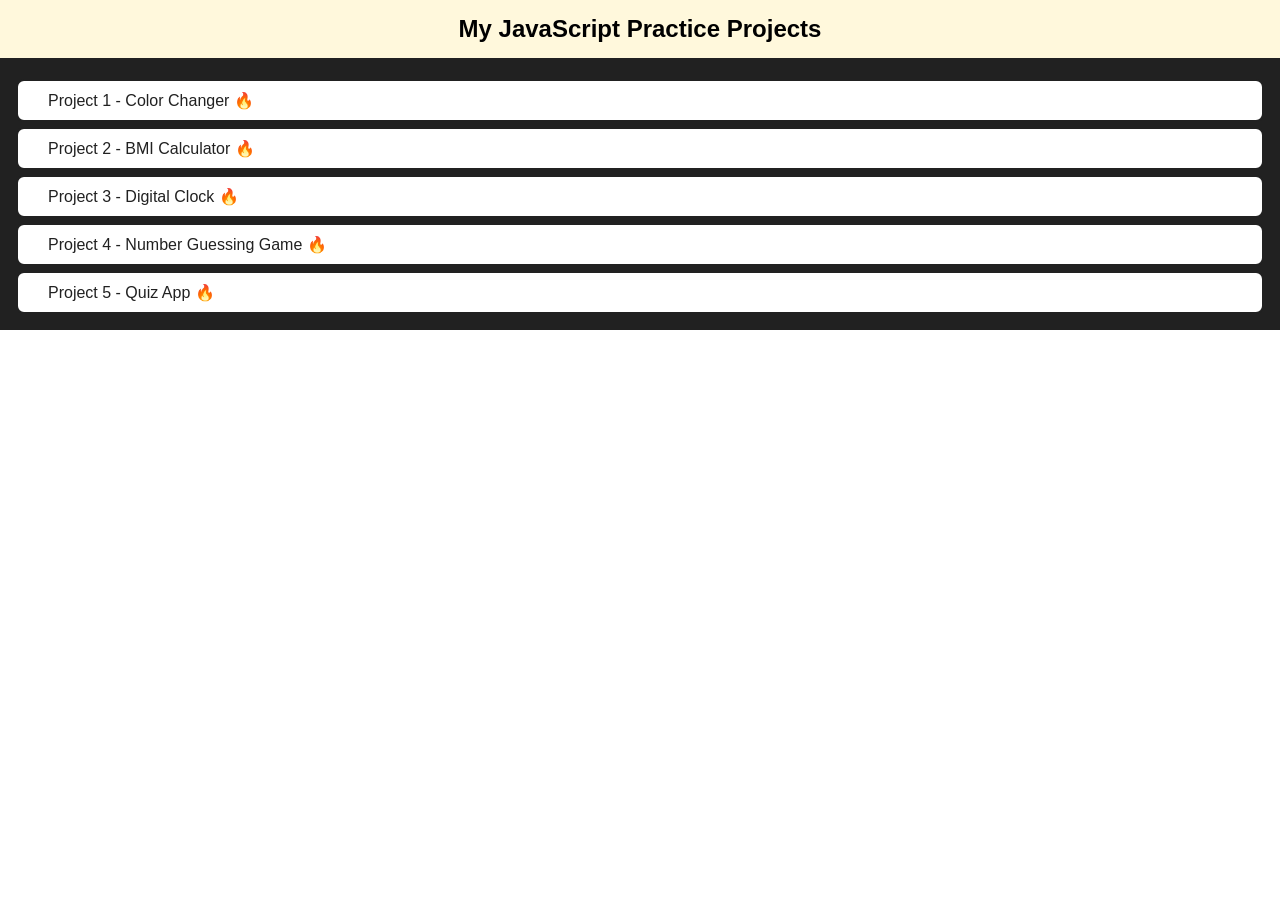
<file: index.html>
<!DOCTYPE html>
<html lang="en">

<head>
    <meta charset="UTF-8">
    <meta name="viewport" content="width=device-width, initial-scale=1.0">
    <title>JavaScript mini projects</title>
    <link rel="stylesheet" href="./style.css">
</head>

<body>
    <h1>My JavaScript Practice Projects</h1>

    <main>
        <div class="projects">
            <a class="project-link" href="./colorChanger/index.html">Project 1 - Color Changer 🔥</a>
            <a class="project-link" href="./BMICalculator/index.html">Project 2 - BMI Calculator 🔥</a>
            <a class="project-link" href="./digitalClock/index.html">Project 3 - Digital Clock 🔥</a>
            <a class="project-link" href="./numberGuessingGame/index.html">Project 4 - Number Guessing Game 🔥</a>
            <a class="project-link" href="./Quiz_App/index.html">Project 5 - Quiz App 🔥</a>

        </div>
    </main>
</body>

</html>
</file>
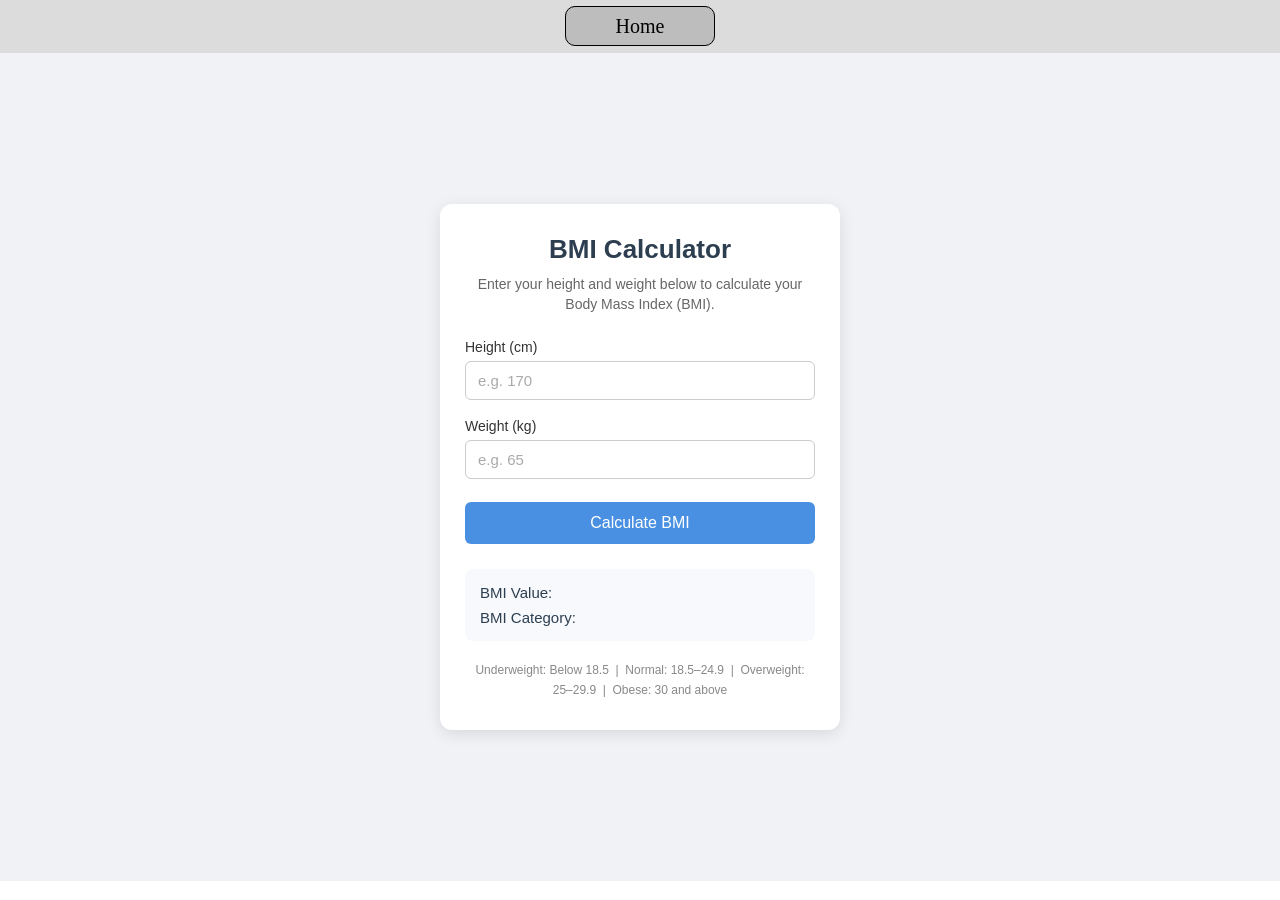
<file: BMICalculator/index.html>
<!DOCTYPE html>
<html lang="en">

<head>
    <meta charset="UTF-8">
    <meta name="viewport" content="width=device-width, initial-scale=1.0">
    <title>BMI Calculator</title>
    <link rel="stylesheet" href="style.css">
</head>

<body>

    <nav>
        <a href="/index.html" aria-current="page">Home</a>
    </nav>

    <div class="container">
        <div class="calculator-card">
            <h1 class="main-heading">BMI Calculator</h1>
            <p class="description">
                Enter your height and weight below to calculate your Body Mass Index (BMI).
            </p>

            <form action="">
                <div class="input-group">
                    <label for="height-input">Height (cm)</label>
                    <input type="number" id="height-input" placeholder="e.g. 170">
                </div>

                <div class="input-group">
                    <label for="weight-input">Weight (kg)</label>
                    <input type="number" id="weight-input" placeholder="e.g. 65">
                </div>

                <button id="calculate-btn">Calculate BMI</button>
            </form>

            <div class="result-section" id="result-section">
                <p class="result-item">
                    BMI Value: <span id="bmi-value"></span>
                </p>
                <p class="result-item">
                    BMI Category: <span id="bmi-category"></span>
                </p>
            </div>

            <p class="category-info">
                Underweight: Below 18.5 &nbsp;|&nbsp;
                Normal: 18.5–24.9 &nbsp;|&nbsp;
                Overweight: 25–29.9 &nbsp;|&nbsp;
                Obese: 30 and above
            </p>
        </div>
    </div>


    <script src="./script.js"></script>
</body>

</html>
</file>
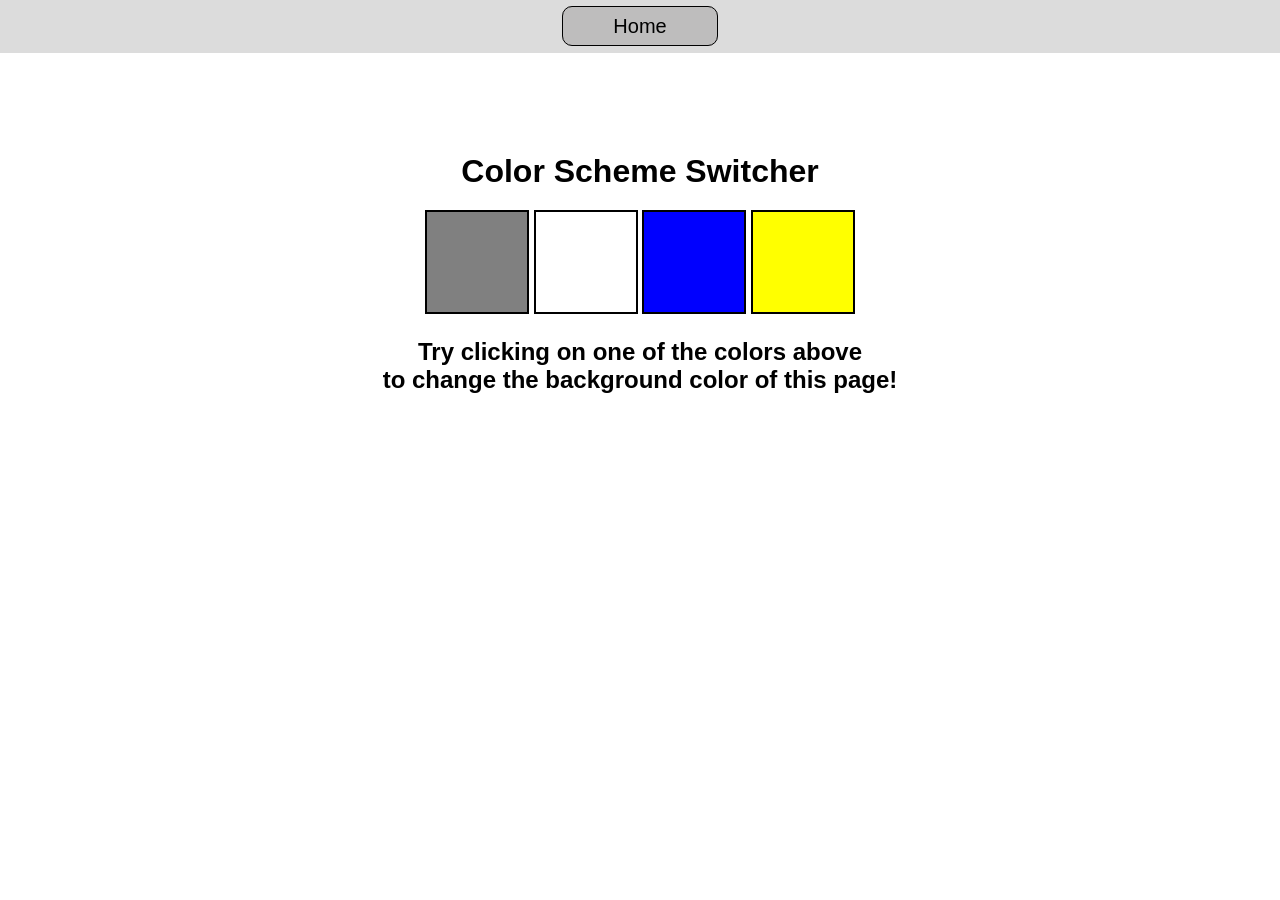
<file: colorChanger/index.html>
<!DOCTYPE html>
<html lang="en">

<head>
    <meta charset="UTF-8" />
    <meta name="viewport" content="width=device-width, initial-scale=1.0" />
    <meta http-equiv="X-UA-Compatible" content="ie=edge" />
    <title>JavaScript Background Color Switcher</title>
    <link rel="stylesheet" href="style.css" />
</head>

<body>
    <nav>
        <a href="/index.html" aria-current="page">Home</a>
    </nav>
    <div class="canvas">
        <h1>Color Scheme Switcher</h1>
        <span class="button" id="grey"></span>
        <span class="button" id="white"></span>
        <span class="button" id="blue"></span>
        <span class="button" id="yellow"></span>
        <h2>
            Try clicking on one of the colors above
            <span>to change the background color of this page!</span>
        </h2>
    </div>
    <script src="script.js"></script>
</body>

</html>
</file>
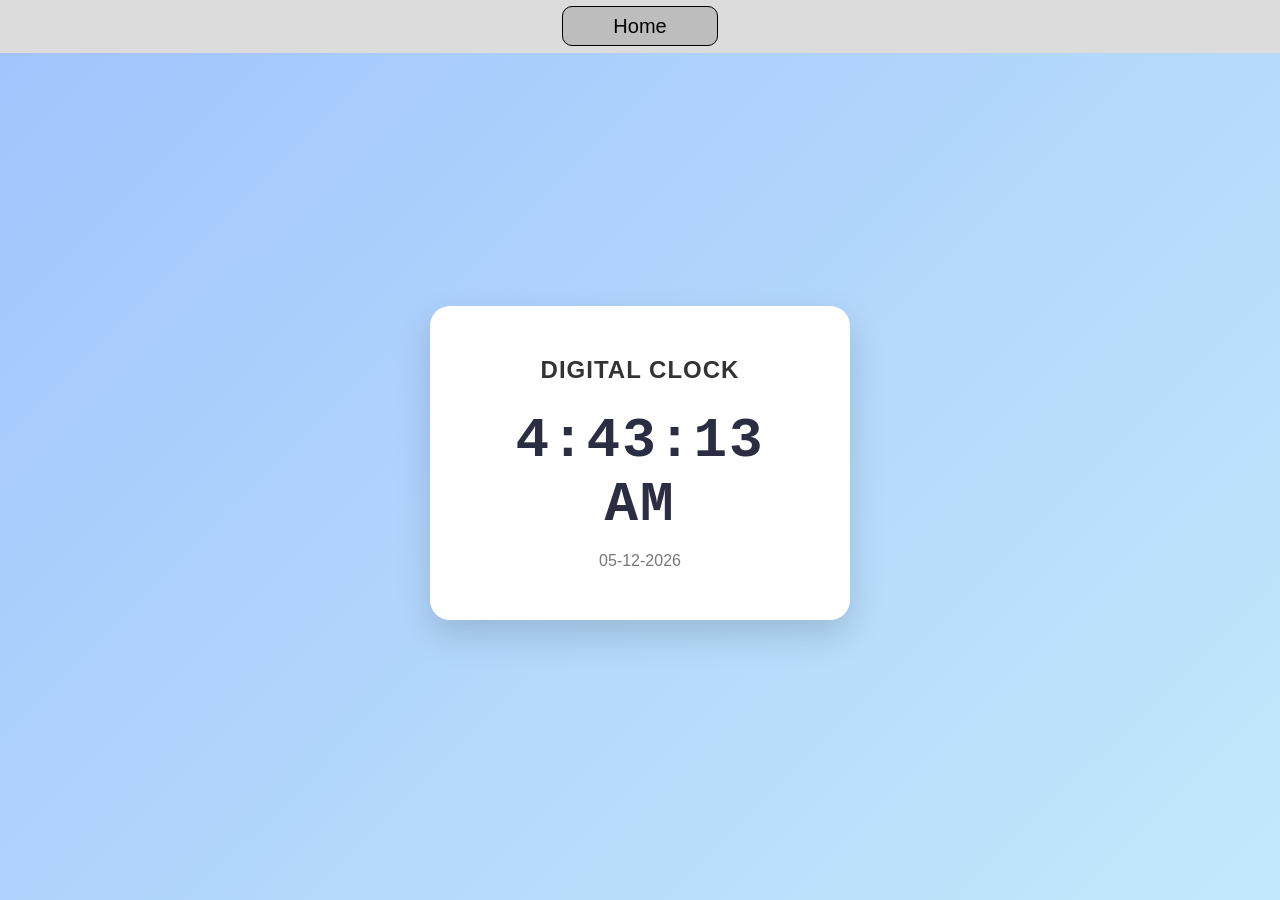
<file: digitalClock/index.html>
<!DOCTYPE html>
<html lang="en">

<head>
  <meta charset="UTF-8" />
  <meta name="viewport" content="width=device-width, initial-scale=1.0" />
  <title>Digital Clock</title>
  <link rel="stylesheet" href="style.css" />
  <link rel="stylesheet" href="../BMICalculator/style.css">
</head>

<body>
     <nav>
        <a href="/index.html" aria-current="page">Home</a>
    </nav>

  <main class="page-wrapper">
    <section class="clock-card" id="clockCard">

      <h1 class="clock-title">Digital Clock</h1>

      <p class="time-display" id="time">00:00:00</p>

      <p class="clock-subtext" id="dateDisplay">Monday, January 1</p>

    </section>

  </main>

  <script src="./script.js"></script>

</body>

</html>
</file>
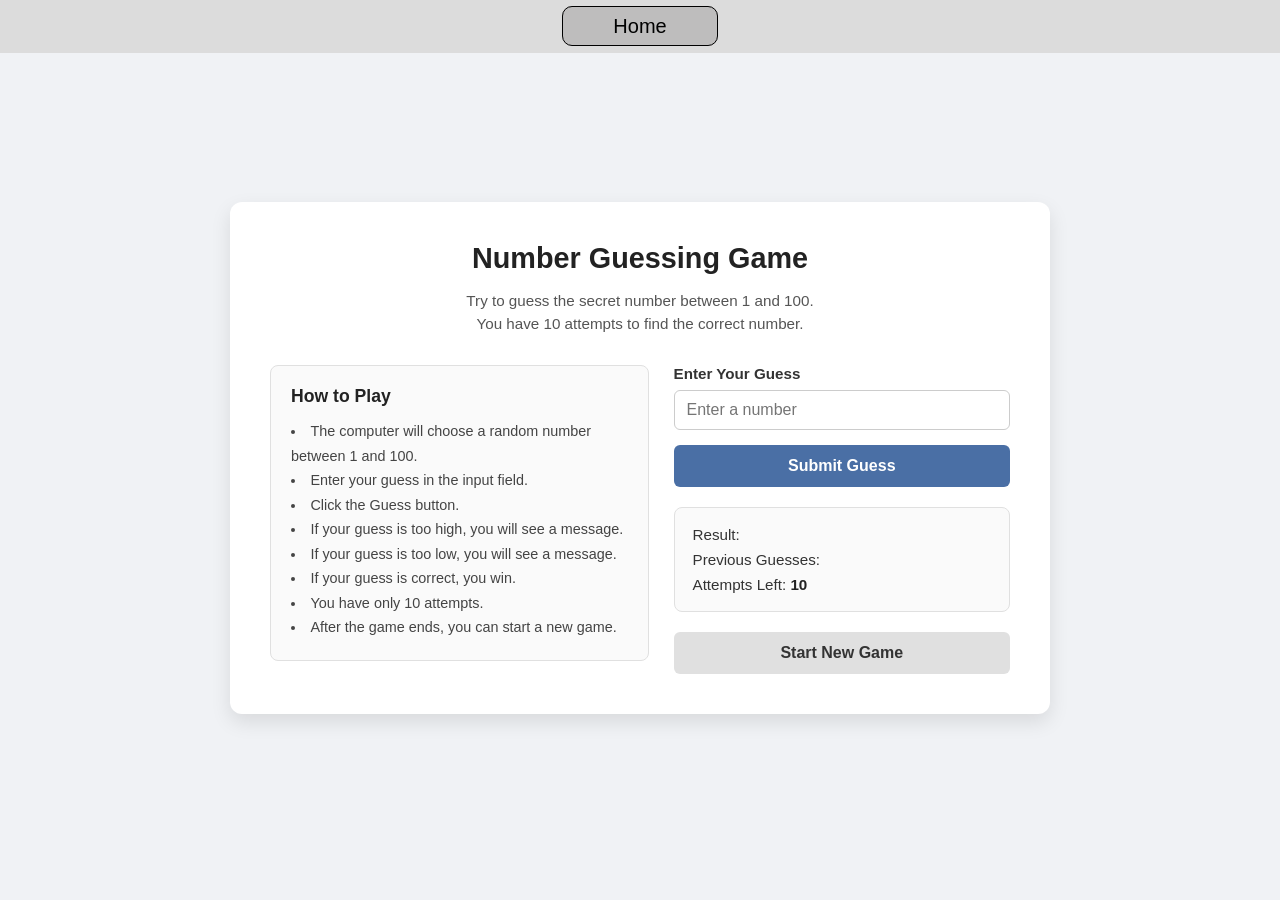
<file: numberGuessingGame/index.html>
<!DOCTYPE html>
<html lang="en">

<head>
    <meta charset="UTF-8" />
    <meta name="viewport" content="width=device-width, initial-scale=1.0" />
    <title>Number Guessing Game</title>
    <link rel="stylesheet" href="style.css" />
</head>

<body>
    <nav>
        <a href="/index.html" aria-current="page">Home</a>
    </nav>

    <main class="page-wrapper">
        <section class="game-container" id="game-container">
            <h1 class="game-title">Number Guessing Game</h1>
            <p class="game-description">
                Try to guess the secret number between 1 and 100.<br />
                You have 10 attempts to find the correct number.
            </p>
            <div class="game-columns">
                <section class="instructions" id="instructions">
                    <h2 class="instructions-title">How to Play</h2>
                    <ul class="instructions-list">
                        <li>The computer will choose a random number between 1 and 100.</li>
                        <li>Enter your guess in the input field.</li>
                        <li>Click the Guess button.</li>
                        <li>If your guess is too high, you will see a message.</li>
                        <li>If your guess is too low, you will see a message.</li>
                        <li>If your guess is correct, you win.</li>
                        <li>You have only 10 attempts.</li>
                        <li>After the game ends, you can start a new game.</li>
                    </ul>
                </section>

                <section class="game-panel" id="game-panel">

                    <!-- Guess Input Section -->
                    <div class="guess-section">
                        <label for="guess-input" class="guess-label">Enter Your Guess</label>
                        <input type="number" id="guess-input" class="guess-input" placeholder="Enter a number" />

                        <!-- Submit Guess Button -->
                        <button id="submit-btn" class="btn submit-btn">Submit Guess</button>
                    </div>

                    <div class="result-section" id="result-section">

                        <!-- Result message -->
                        <p class="result-line">
                            Result: <span id="result-message"></span>
                        </p>

                        <!-- Previous guesses made by the player -->
                        <p class="result-line">
                            Previous Guesses: <span id="previous-guesses"></span>
                        </p>

                        <!-- Number of attempts remaining -->
                        <p class="result-line">
                            Attempts Left: <span id="attempts-left">10</span>
                        </p>

                    </div>

                    <button id="new-game-btn" class="btn new-game-btn">Start New Game</button>

                </section>

            </div>

        </section>

    </main>

    <script src="script.js"></script>

</body>

</html>
</file>
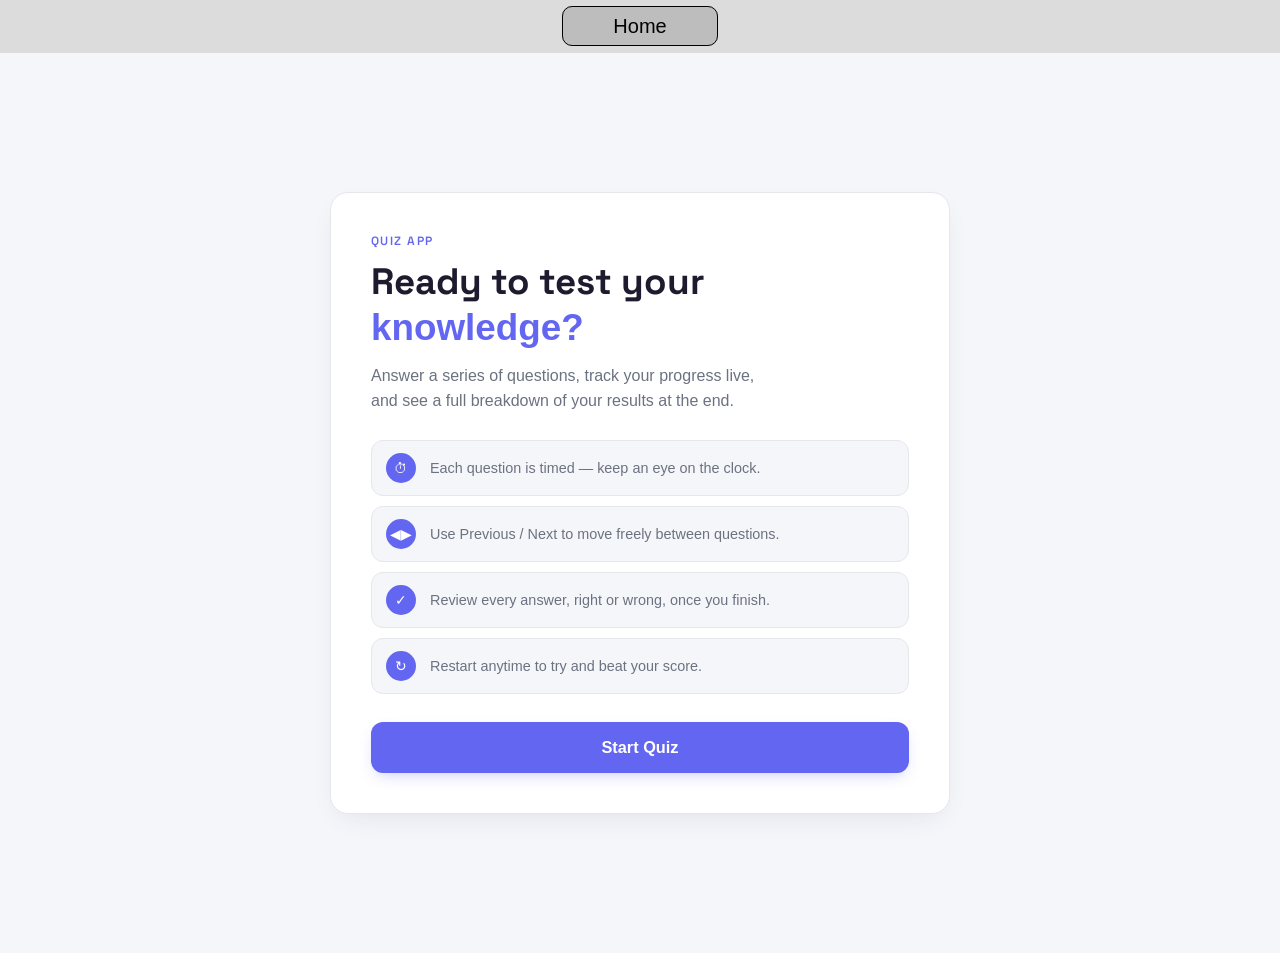
<file: Quiz_App/index.html>
<!DOCTYPE html>
<html lang="en">

<head>
    <meta charset="UTF-8">
    <meta name="viewport" content="width=device-width, initial-scale=1.0">
    <title>Quiz App</title>

    <link rel="preconnect" href="https://fonts.googleapis.com">
    <link rel="preconnect" href="https://fonts.gstatic.com" crossorigin>
    <link
        href="https://fonts.googleapis.com/css2?family=Space+Grotesk:wght@500;600;700&family=Inter:wght@400;500;600;700&display=swap"
        rel="stylesheet">

    <link rel="stylesheet" href="./style.css">
    <link rel="stylesheet" href="../colorChanger/style.css">
</head>

<body>
    <nav>
        <a href="/index.html" aria-current="page">Home</a>
    </nav>

    <div class="container">
        <div class="app-shell">

            <!-- ================= START SCREEN ================= -->
            <section id="startScreen" class="screen start-screen active">
                <div class="glass-card start-card">

                    <p class="eyebrow">Quiz App</p>
                    <h1 class="hero-title">
                        Ready to test your <span class="gradient-text">knowledge?</span>
                    </h1>
                    <p class="hero-subtitle">
                        Answer a series of questions, track your progress live, and see a full
                        breakdown of your results at the end.
                    </p>

                    <ul class="instructions">
                        <li class="instruction-item">
                            <span class="instruction-icon">⏱</span>
                            <span>Each question is timed — keep an eye on the clock.</span>
                        </li>
                        <li class="instruction-item">
                            <span class="instruction-icon">◀▶</span>
                            <span>Use Previous / Next to move freely between questions.</span>
                        </li>
                        <li class="instruction-item">
                            <span class="instruction-icon">✓</span>
                            <span>Review every answer, right or wrong, once you finish.</span>
                        </li>
                        <li class="instruction-item">
                            <span class="instruction-icon">↻</span>
                            <span>Restart anytime to try and beat your score.</span>
                        </li>
                    </ul>

                    <button type="button" id="startBtn" class="btn btn-primary btn-lg">
                        <span>Start Quiz</span>
                    </button>

                </div>
            </section>

            <!-- ================= QUIZ SCREEN ================= -->
            <section id="quizScreen" class="screen quiz-screen">
                <div class="glass-card quiz-card">

                    <!-- Dashboard strip: question counter + timer -->
                    <div class="quiz-dashboard">
                        <div class="dash-card">
                            <span class="dash-label">Question</span>
                            <span id="questionNumber" class="dash-value">1 / 10</span>
                        </div>

                        <div class="timer" id="timer" role="timer" aria-label="Time remaining">
                            <span class="timer-value">30</span>
                        </div>
                    </div>

                    <!-- Progress bar -->
                    <div class="progress-track" role="progressbar" aria-valuemin="0" aria-valuemax="100"
                        aria-valuenow="10">
                        <div id="progress" class="progress-fill"></div>
                    </div>

                    <!-- Question -->
                    <div class="question-card">
                        <h2 id="question" class="question-text">
                            Question text will be inserted here by JavaScript.
                        </h2>
                    </div>

                    <!-- Options (populated by JavaScript) -->
                    <div id="options" class="options" aria-label="Answer options">
                        <!-- Example of the button JavaScript can generate — remove/ignore in JS,
               kept here only so the CSS below has something to style during preview.
          <button type="button" class="option-btn">Option text</button>
          -->
                    </div>

                    <!-- Navigation -->
                    <div class="quiz-nav">
                        <button type="button" id="prevBtn" class="btn btn-ghost">
                            <span>Previous</span>
                        </button>
                        <button type="button" id="nextBtn" class="btn btn-primary">
                            <span>Next</span>
                        </button>
                    </div>

                </div>
            </section>

            <!-- ================= RESULT SCREEN ================= -->
            <section id="resultScreen" class="screen result-screen">
                <div class="glass-card result-card">

                    <h2 class="eyebrow">Quiz Complete</h2>
                    <h2 class="hero-title result-heading">
                        Congratulations, <span class="gradient-text">nice work!</span>
                    </h2>

                    <!-- Result Box: statistics card -->
                    <div class="stats-grid">
                        <div class="stat-card stat-score">
                            <span class="stat-label">Score</span>
                            <span id="score" class="stat-value">0 / 10</span>
                        </div>

                        <div class="stat-card stat-correct">
                            <span class="stat-label">Correct</span>
                            <span id="correct" class="stat-value">0</span>
                        </div>

                        <div class="stat-card stat-wrong">
                            <span class="stat-label">Wrong</span>
                            <span id="wrong" class="stat-value">0</span>
                        </div>

                        <div class="stat-card stat-unanswered">
                            <span class="stat-label">Unanswered</span>
                            <span id="unanswered" class="stat-value">0</span>
                        </div>

                        <div class="stat-card stat-percentage">
                            <span class="stat-label">Percentage</span>
                            <span id="percentage" class="stat-value">0%</span>
                        </div>
                    </div>

                    <!-- Review section (populated by JavaScript) -->
                    <div class="review-section">
                        <h3 class="review-heading">Answer Review</h3>
                        <div id="review" class="review-list" aria-label="Answer review">
                            <!-- Example review item for CSS preview only — JavaScript will
                 generate real items and can remove this comment block.
            <div class="review-item">
              <p class="review-question">1. Sample question?</p>
              <p class="review-answer is-correct">Your answer: Correct option</p>
            </div>
            -->
                        </div>
                    </div>

                    <button type="button" id="restartBtn" class="btn btn-primary btn-lg">
                        <span>Restart Quiz</span>
                    </button>

                </div>
            </section>

        </div>
    </div>


    <script src="./script.js"></script>

</body>

</html>
</file>
<file: style.css>
* {
    padding: 0;
    margin: 0;
    font-family: Arial, Helvetica, sans-serif;
}

h1 {
    text-align: center;
    padding: 15px 0;
    background-color: cornsilk;
}

main {
    padding: 1rem;
    background-color: #212121;
}

h1 {
    font-weight: bold;
    font-size: 1.5rem;
}

.projects {
    display: flex;
    flex-direction: column;
}

.project-link {
    background-color: #fff;
    padding: 10px 30px;
    border-radius: 8px;
    color: #212121;
    text-decoration: none;
    border: 2px solid #212121;
    margin-top: 5px;
}

.projects a:hover {
    background-color: rgb(223, 223, 223);
}
</file>
<file: BMICalculator/style.css>
* {
    margin: 0;
    padding: 0;
    box-sizing: border-box;
}


nav {
    text-align: center;
    padding: 15px 0;
    margin: 0;
    background-color: rgb(220, 220, 220);
}


nav a {
    text-decoration: none;
    color: black;
    font-size: 20px;
    background-color: rgba(190, 189, 189, 0.982);
    padding: 8px 50px;
    border: 1px solid black;
    border-radius: 10px;
}

nav a:hover {
    background-color: rgba(190, 189, 189, 0.6);
}

.container {
    font-family: Arial, Helvetica, sans-serif;
    background-color: #f0f2f5;
    min-height: 92vh;
    display: flex;
    justify-content: center;
    align-items: center;
    padding: 20px;
}

.calculator-card {
    background-color: #ffffff;
    width: 100%;
    max-width: 400px;
    padding: 30px 25px;
    border-radius: 12px;
    box-shadow: 0 4px 15px rgba(0, 0, 0, 0.1);
    text-align: center;
}

.main-heading {
    font-size: 26px;
    color: #2c3e50;
    margin-bottom: 10px;
}

.description {
    font-size: 14px;
    color: #666666;
    margin-bottom: 25px;
    line-height: 1.4;
}

.input-group {
    text-align: left;
    margin-bottom: 18px;
}

.input-group label {
    display: block;
    font-size: 14px;
    color: #333333;
    margin-bottom: 6px;
}

.input-group input {
    width: 100%;
    padding: 10px 12px;
    font-size: 15px;
    border: 1px solid #cccccc;
    border-radius: 6px;
    outline: none;
}

.input-group input::placeholder {
    color: #abaaaa;
}

.input-group input:focus {
    border-color: #4a90e2;
}

#calculate-btn {
    width: 100%;
    padding: 12px;
    margin-top: 5px;
    background-color: #4a90e2;
    color: #ffffff;
    font-size: 16px;
    border: none;
    border-radius: 6px;
    cursor: pointer;
    transition: background-color 0.3s ease;
}

#calculate-btn:hover {
    background-color: #357abd;
}

.result-section {
    margin-top: 25px;
    padding: 15px;
    background-color: #f7f9fc;
    border-radius: 8px;
    text-align: left;
}

.result-item {
    font-size: 15px;
    color: #2c3e50;
    margin-bottom: 8px;
}

.result-item:last-child {
    margin-bottom: 0;
}

.category-info {
    margin-top: 20px;
    font-size: 12px;
    color: #888888;
    line-height: 1.6;
}
</file>
<file: colorChanger/style.css>
* {
    margin: 0;
    padding: 0;
    font-family: Arial, Helvetica, sans-serif;
}

nav {
    text-align: center;
    padding: 15px 0;
    margin: 0;
    background-color: rgb(220, 220, 220);
}


nav a {
    text-decoration: none;
    color: black;
    font-size: 20px;
    background-color: rgba(190, 189, 189, 0.982);
    padding: 8px 50px;
    border: 1px solid black;
    border-radius: 10px;
}

nav a:hover {
    background-color: rgba(190, 189, 189, 0.6);
}

span {
    display: block;
}

.canvas {
    margin: 100px auto 100px;
    width: 80%;
    text-align: center;
}

h1 {
    margin-bottom: 20px;
}

h2 {
    margin-top: 20px;
}

.button {
    width: 100px;
    height: 100px;
    border: solid black 2px;
    display: inline-block;
}

#grey {
    background: grey;
    cursor: pointer;
}

#white {
    background: white;
    cursor: pointer;
}

#blue {
    background: blue;
    cursor: pointer;
}

#yellow {
    background: yellow;
    cursor: pointer;
}
</file>
<file: digitalClock/style.css>
* {
  margin: 0;
  padding: 0;
  box-sizing: border-box;
}

body {
  font-family: 'Segoe UI', Tahoma, Verdana, sans-serif;
  /* Soft gradient background */
  background: linear-gradient(135deg, #a1c4fd, #c2e9fb);
  min-height: 100vh;
}

.page-wrapper {
  display: flex;
  justify-content: center;
  align-items: center;
  height: 91vh;
  width: 100%;
  padding: 20px;
}

.clock-card {
  background-color: #ffffff;
  padding: 50px 60px;
  border-radius: 20px;
  box-shadow: 0 15px 35px rgba(0, 0, 0, 0.15);
  text-align: center;
  width: 90%;
  max-width: 420px;


  transition: transform 0.3s ease, box-shadow 0.3s ease;
}

.clock-card:hover {
  transform: translateY(-8px);
  box-shadow: 0 20px 45px rgba(0, 0, 0, 0.2);
}

.clock-title {
  font-size: 1.5rem;
  font-weight: 600;
  color: #333333;
  letter-spacing: 1px;
  margin-bottom: 25px;
  text-transform: uppercase;
}

.time-display {
  font-size: 3.5rem;
  font-weight: 700;
  color: #2b2d42;
  letter-spacing: 2px;
  margin-bottom: 15px;
  font-variant-numeric: tabular-nums;
  font-family: 'Courier New', Courier, monospace;
}


.clock-subtext {
  font-size: 1rem;
  color: #777777;
  font-weight: 400;
}

@media (max-width: 480px) {
  .clock-card {
    padding: 35px 25px;
  }

  .time-display {
    font-size: 2.5rem;
  }

  .clock-title {
    font-size: 1.2rem;
  }
}
</file>
<file: numberGuessingGame/style.css>
* {
    margin: 0;
    padding: 0;
    box-sizing: border-box;
}

nav {
    text-align: center;
    padding: 15px 0;
    margin: 0;
    background-color: rgb(220, 220, 220);
}


nav a {
    text-decoration: none;
    color: black;
    font-size: 20px;
    background-color: rgba(190, 189, 189, 0.982);
    padding: 8px 50px;
    border: 1px solid black;
    border-radius: 10px;
}

nav a:hover {
    background-color: rgba(190, 189, 189, 0.6);
}

body {
    font-family: 'Segoe UI', Tahoma, Verdana, sans-serif;
    background-color: #f0f2f5;
    color: #333333;
}

.page-wrapper {
    display: flex;
    justify-content: center;
    align-items: center;
    min-height: 90vh;
    padding: 20px;
}

.game-container {
    background-color: #ffffff;
    width: 100%;
    max-width: 820px;
    padding: 40px;
    border-radius: 12px;
    box-shadow: 0 8px 20px rgba(0, 0, 0, 0.1);
}

.game-title {
    font-size: 1.8rem;
    text-align: center;
    margin-bottom: 15px;
    color: #222222;
}

.game-description {
    font-size: 0.95rem;
    text-align: center;
    line-height: 1.5;
    color: #555555;
    margin-bottom: 30px;
}

.game-columns {
    display: flex;
    gap: 25px;
    align-items: flex-start;
}

.instructions,
.game-panel {
    flex: 1;
    min-width: 0;
}

.instructions {
    background-color: #fafafa;
    border: 1px solid #e0e0e0;
    border-radius: 8px;
    padding: 20px;
}

.instructions-title {
    font-size: 1.1rem;
    margin-bottom: 12px;
    color: #222222;
}

.instructions-list {
    list-style-position: inside;
    line-height: 1.7;
    font-size: 0.9rem;
    color: #444444;
}

.game-panel {
    display: flex;
    flex-direction: column;
}

.guess-section {
    display: flex;
    flex-direction: column;
    margin-bottom: 20px;
}

.guess-label {
    font-size: 0.95rem;
    font-weight: 600;
    margin-bottom: 8px;
    color: #333333;
}

.guess-input {
    padding: 10px 12px;
    font-size: 1rem;
    border: 1px solid #cccccc;
    border-radius: 6px;
    margin-bottom: 15px;
    outline: none;
}

.guess-input:focus {
    border-color: #6c8ebf;
}

.btn {
    padding: 12px 16px;
    font-size: 1rem;
    font-weight: 600;
    border: none;
    border-radius: 6px;
    cursor: pointer;
    transition: background-color 0.2s ease;
}

.submit-btn {
    background-color: #4a6fa5;
    color: #ffffff;
    width: 100%;
}

.submit-btn:hover {
    background-color: #3d5c8a;
}

.new-game-btn {
    background-color: #e0e0e0;
    color: #333333;
    width: 100%;
    margin-top: 10px;
}

.new-game-btn:hover {
    background-color: #cccccc;
}

.result-section {
    background-color: #fafafa;
    border: 1px solid #e0e0e0;
    border-radius: 8px;
    padding: 18px;
    margin-bottom: 10px;
}

.result-line {
    font-size: 0.95rem;
    margin-bottom: 8px;
    color: #333333;
}

.result-line:last-child {
    margin-bottom: 0;
}

#result-message,
#previous-guesses,
#attempts-left {
    font-weight: 600;
    color: #222222;
}

@media (max-width: 700px) {
    .game-columns {
        flex-direction: column;
    }
}

@media (max-width: 480px) {
    .game-container {
        padding: 25px;
    }

    .game-title {
        font-size: 1.5rem;
    }

    .instructions-list {
        font-size: 0.85rem;
    }
}
</file>
<file: Quiz_App/style.css>
/* ==========================================================================
   QUIZ APP — SIMPLE STYLES
   Clean light theme. Same structure/IDs as before, just simplified:
   no animated background, no glass/blur effects, no glow/pulse animations.
   Fonts: Space Grotesk (headings) + Inter (body).
   ========================================================================== */

/* ---------- Tokens ---------- */
:root {
    --primary: #6366F1;
    --secondary: #8B5CF6;
    --accent: #06B6D4;
    --success: #22C55E;
    --warning: #F59E0B;
    --danger: #EF4444;

    --bg: #F5F6FA;
    --card-bg: #FFFFFF;
    --border: #E5E7EB;

    --text-primary: #1E1B2E;
    --text-muted: #6B7280;

    --font-display: "Space Grotesk", "Inter", sans-serif;
    --font-body: "Inter", -apple-system, BlinkMacSystemFont, sans-serif;

    --radius-lg: 18px;
    --radius-md: 12px;
    --radius-sm: 8px;

    --shadow-card: 0 10px 30px -12px rgba(30, 27, 46, 0.12);
    --shadow-btn: 0 6px 16px -6px rgba(99, 102, 241, 0.4);

    --ease: cubic-bezier(0.4, 0, 0.2, 1);
}

/* ---------- Reset ---------- */
* {
    margin: 0;
    padding: 0;
    box-sizing: border-box;
}

html {
    height: 100%;
}

.container {
    min-height: 100vh;
    font-family: var(--font-body);
    color: var(--text-primary);
    background: var(--bg);
    display: flex;
    align-items: center;
    justify-content: center;
    padding: clamp(16px, 4vw, 48px);
}

/* ---------- Selection ---------- */
::selection {
    background: var(--primary);
    color: #fff;
}

/* ---------- Focus ---------- */
button:focus-visible {
    outline: 2px solid var(--primary);
    outline-offset: 3px;
    border-radius: var(--radius-sm);
}

button {
    font-family: inherit;
    border: none;
    background: none;
    cursor: pointer;
}

/* ==========================================================================
   LAYOUT / SCREENS
   ========================================================================== */

.app-shell {
    width: 100%;
    max-width: 620px;
}

.screen {
    display: none;
}

.screen.active {
    display: block;
}

/* ---------- Card ---------- */
.glass-card {
    background: var(--card-bg);
    border: 1px solid var(--border);
    border-radius: var(--radius-lg);
    box-shadow: var(--shadow-card);
    padding: clamp(24px, 5vw, 40px);
}

/* ==========================================================================
   TYPOGRAPHY
   ========================================================================== */

.eyebrow {
    font-family: var(--font-display);
    font-size: 0.75rem;
    font-weight: 600;
    letter-spacing: 0.12em;
    text-transform: uppercase;
    color: var(--primary);
    margin-bottom: 10px;
}

.hero-title {
    font-family: var(--font-display);
    font-weight: 700;
    font-size: clamp(1.7rem, 5vw, 2.3rem);
    line-height: 1.25;
    margin-bottom: 12px;
}

.gradient-text {
    color: var(--primary);
}

.hero-subtitle {
    color: var(--text-muted);
    font-size: clamp(0.92rem, 2vw, 1rem);
    line-height: 1.6;
    max-width: 46ch;
    margin-bottom: 26px;
}

/* ==========================================================================
   START SCREEN
   ========================================================================== */

.instructions {
    list-style: none;
    display: flex;
    flex-direction: column;
    gap: 10px;
    margin-bottom: 28px;
}

.instruction-item {
    display: flex;
    align-items: center;
    gap: 14px;
    padding: 12px 14px;
    background: var(--bg);
    border: 1px solid var(--border);
    border-radius: var(--radius-md);
    color: var(--text-muted);
    font-size: 0.9rem;
    transition: background var(--ease) 0.2s;
}

.instruction-item:hover {
    background: #EEF0FF;
    color: var(--text-primary);
}

.instruction-icon {
    flex: 0 0 auto;
    width: 30px;
    height: 30px;
    display: inline-flex;
    align-items: center;
    justify-content: center;
    border-radius: 50%;
    background: var(--primary);
    color: #fff;
    font-size: 0.85rem;
}

/* ==========================================================================
   BUTTONS
   ========================================================================== */

.btn {
    display: inline-flex;
    align-items: center;
    justify-content: center;
    gap: 8px;
    padding: 14px 26px;
    border-radius: var(--radius-md);
    font-weight: 600;
    font-size: 0.96rem;
    transition: transform 0.15s var(--ease), box-shadow 0.2s var(--ease), background 0.2s var(--ease);
}

.btn-lg {
    padding: 16px 32px;
    font-size: 1.02rem;
    width: 100%;
}

.btn-primary {
    color: #fff;
    background: var(--primary);
    box-shadow: var(--shadow-btn);
}

.btn-primary:hover {
    background: var(--secondary);
    transform: translateY(-2px);
}

.btn-primary:active {
    transform: translateY(0) scale(0.98);
}

.btn-ghost {
    color: var(--text-primary);
    background: var(--bg);
    border: 1px solid var(--border);
}

.btn-ghost:hover {
    background: #EEF0FF;
    border-color: var(--primary);
}

.btn-ghost:active {
    transform: scale(0.98);
}

.btn:disabled {
    opacity: 0.5;
    cursor: not-allowed;
    transform: none !important;
    box-shadow: none !important;
}

/* ==========================================================================
   QUIZ SCREEN
   ========================================================================== */

.quiz-dashboard {
    display: flex;
    align-items: center;
    justify-content: space-between;
    gap: 16px;
    margin-bottom: 20px;
}

.dash-card {
    display: flex;
    flex-direction: column;
    gap: 4px;
    padding: 10px 18px;
    background: var(--bg);
    border: 1px solid var(--border);
    border-radius: var(--radius-md);
}

.dash-label {
    font-size: 0.68rem;
    font-weight: 600;
    letter-spacing: 0.08em;
    text-transform: uppercase;
    color: var(--text-muted);
}

.dash-value {
    font-family: var(--font-display);
    font-size: 1.1rem;
    font-weight: 700;
}

/* ---------- Timer: simple circular badge ---------- */
.timer {
    flex: 0 0 auto;
    width: 60px;
    height: 60px;
    border-radius: 50%;
    display: flex;
    align-items: center;
    justify-content: center;
    background: var(--bg);
    border: 2px solid var(--primary);
}

.timer-value {
    font-family: var(--font-display);
    font-weight: 700;
    font-size: 1.05rem;
    color: var(--primary);
}

/* Low-time state — JavaScript can toggle this class later */
.timer.is-urgent {
    border-color: var(--danger);
}

.timer.is-urgent .timer-value {
    color: var(--danger);
}

/* ---------- Progress bar ---------- */
.progress-track {
    width: 100%;
    height: 10px;
    border-radius: 999px;
    background: var(--border);
    overflow: hidden;
    margin-bottom: 26px;
}

.progress-fill {
    /* Width set later via JavaScript, e.g. style.width = '40%' */
    height: 100%;
    width: 10%;
    border-radius: 999px;
    background: var(--primary);
    transition: width 0.4s var(--ease);
}

/* ---------- Question ---------- */
.question-card {
    background: var(--bg);
    border: 1px solid var(--border);
    border-radius: var(--radius-md);
    padding: clamp(20px, 4vw, 28px);
    margin-bottom: 22px;
}

.question-text {
    font-family: var(--font-display);
    font-weight: 600;
    font-size: clamp(1.1rem, 3vw, 1.35rem);
    line-height: 1.4;
}

/* ---------- Options (buttons generated by JS) ---------- */
.options {
    display: flex;
    flex-direction: column;
    gap: 10px;
    margin-bottom: 26px;
}

.options .option-btn {
    width: 100%;
    text-align: left;
    padding: 14px 18px;
    border-radius: var(--radius-md);
    background: var(--card-bg);
    border: 1.5px solid var(--border);
    color: var(--text-primary);
    font-size: 0.96rem;
    font-weight: 500;
    cursor: pointer;
    transition: border-color 0.2s var(--ease), background 0.2s var(--ease);
}

.options .option-btn:hover {
    background: #EEF0FF;
    border-color: var(--primary);
}

.options .option-btn:active {
    transform: scale(0.99);
}

.options .option-btn:focus-visible {
    outline: 2px solid var(--primary);
    outline-offset: 2px;
}

.options.selected {
    background: #28a745;
    color: white;
    border-color: #28a745;
}

/* Reserved states for JavaScript, e.g. classList.add('is-correct') */
.options .option-btn.is-correct {
    border-color: var(--success);
    background: rgba(34, 197, 94, 0.1);
}

.options .option-btn.is-wrong {
    border-color: var(--danger);
    background: rgba(239, 68, 68, 0.1);
}

.options .option-btn.is-disabled,
.options .option-btn:disabled {
    opacity: 0.6;
    cursor: not-allowed;
}

/* ---------- Navigation ---------- */
.quiz-nav {
    display: flex;
    gap: 12px;
}

.quiz-nav .btn {
    flex: 1 1 0;
}

/* ==========================================================================
   RESULT SCREEN
   ========================================================================== */

.result-heading {
    margin-bottom: 22px;
}

.stats-grid {
    display: grid;
    grid-template-columns: repeat(2, 1fr);
    gap: 12px;
    margin-bottom: 28px;
}

.stat-card {
    display: flex;
    flex-direction: column;
    gap: 6px;
    padding: 16px 18px;
    border-radius: var(--radius-md);
    background: var(--bg);
    border: 1px solid var(--border);
}

.stat-score {
    grid-column: 1 / -1;
    background: #EEF0FF;
    border-color: var(--primary);
}

.stat-score .stat-value {
    font-size: clamp(1.6rem, 5vw, 2rem);
}

.stat-label {
    font-size: 0.7rem;
    font-weight: 600;
    letter-spacing: 0.08em;
    text-transform: uppercase;
    color: var(--text-muted);
}

.stat-value {
    font-family: var(--font-display);
    font-weight: 700;
    font-size: 1.3rem;
}

.stat-correct .stat-value {
    color: var(--success);
}

.stat-wrong .stat-value {
    color: var(--danger);
}

.stat-unanswered .stat-value {
    color: var(--warning);
}

.stat-percentage .stat-value {
    color: var(--accent);
}

/* ---------- Review section ---------- */
.review-section {
    margin-bottom: 28px;
}

.review-heading {
    font-family: var(--font-display);
    font-size: 1.05rem;
    font-weight: 600;
    margin-bottom: 12px;
}

.review-list {
    display: flex;
    flex-direction: column;
    gap: 10px;
    max-height: 320px;
    overflow-y: auto;
    padding-right: 4px;
}

/* Styling for review items JavaScript will generate */
.review-list .review-item {
    border: 1px solid var(--border);
    border-radius: var(--radius-md);
    padding: 14px 16px;
    background: var(--bg);
}

.review-list .review-question {
    font-weight: 600;
    margin-bottom: 6px;
}

.review-list .review-answer {
    font-size: 0.88rem;
    color: var(--text-muted);
}

.review-list .review-answer span.is-correct {
    color: var(--success);
}

.review-list .review-answer span.is-wrong {
    color: var(--danger);
}

/* Empty state, for when there is nothing to review yet */
.review-list:empty::before {
    content: "Your answer review will appear here.";
    display: block;
    text-align: center;
    padding: 24px 16px;
    color: var(--text-muted);
    font-size: 0.88rem;
    border: 1px dashed var(--border);
    border-radius: var(--radius-md);
}

/* ==========================================================================
   RESPONSIVE
   ========================================================================== */

@media (max-width: 560px) {
    .glass-card {
        padding: 22px;
    }

    .quiz-nav {
        flex-direction: column;
    }

    .stats-grid {
        grid-template-columns: 1fr;
    }

    .stat-score {
        grid-column: auto;
    }

    .quiz-dashboard {
        flex-wrap: wrap;
    }
}

@media (max-width: 380px) {
    .instruction-item {
        font-size: 0.85rem;
        padding: 10px;
    }

    .timer {
        width: 52px;
        height: 52px;
    }
}
</file>
